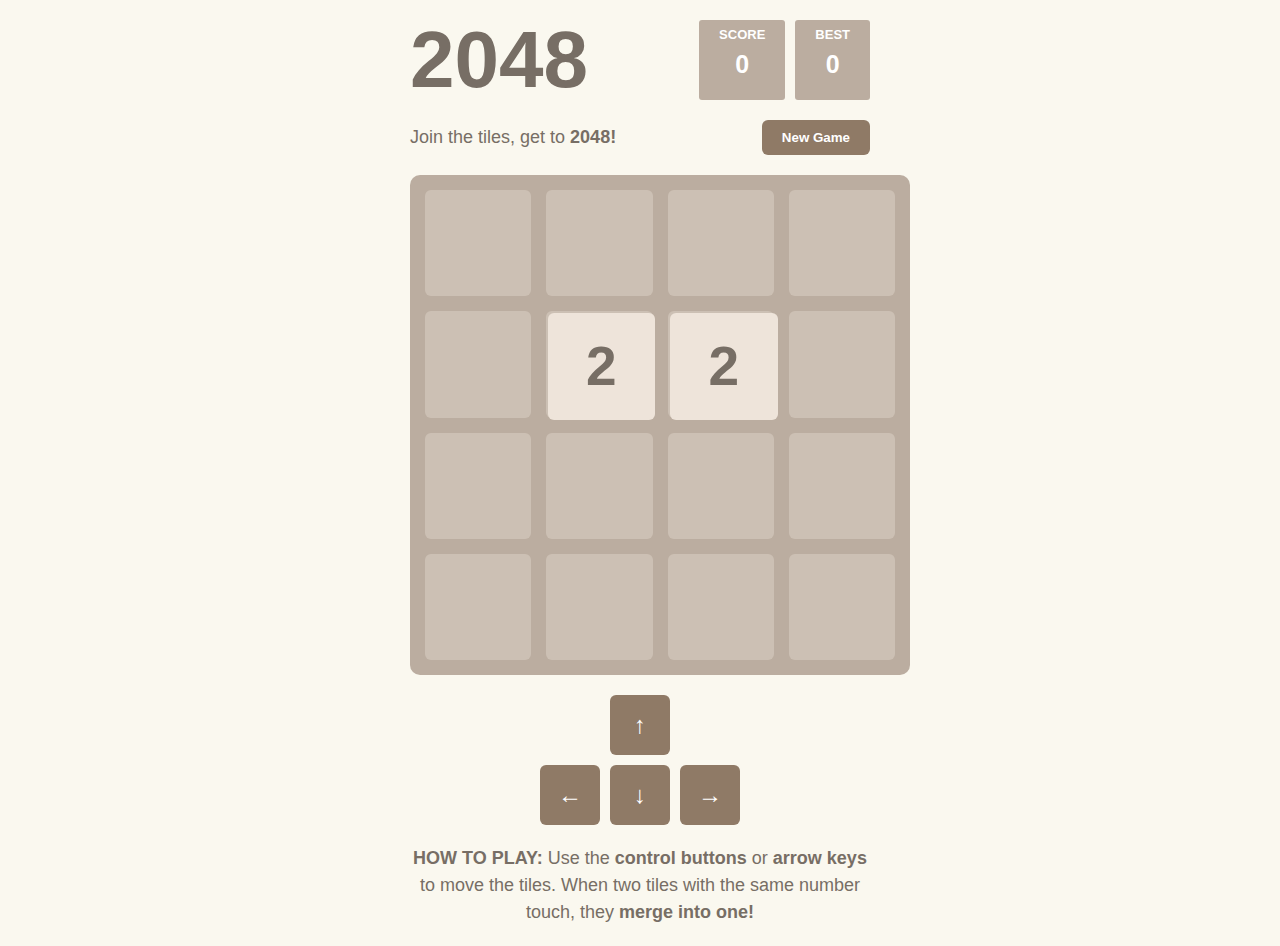
<file: index.html>
<!DOCTYPE html>
<html lang="en">
<head>
    <meta charset="UTF-8">
    <meta name="viewport" content="width=device-width, initial-scale=1.0">
    <title>2048 Game</title>
    <link rel="stylesheet" href="styles.css">
</head>
<body>
    <div class="container">
        <div class="header">
            <h1>2048</h1>
            <div class="scores">
                <div class="score-box">
                    <div class="score-title">SCORE</div>
                    <div class="score-value" id="score">0</div>
                </div>
                <div class="score-box">
                    <div class="score-title">BEST</div>
                    <div class="score-value" id="best-score">0</div>
                </div>
            </div>
        </div>
        
        <div class="game-intro">
            <p>Join the tiles, get to <strong>2048!</strong></p>
            <button id="new-game">New Game</button>
        </div>
        
        <div class="game-container">
            <div class="grid-container">
                <!-- Grid will be generated by JavaScript -->
            </div>
            <div class="game-over">
                <h2>Game Over!</h2>
                <button id="try-again">Try Again</button>
            </div>
            <div class="game-won">
                <h2>You Win!</h2>
                <button id="keep-going">Keep Going</button>
            </div>
        </div>
        
        <div class="controls">
            <div class="control-row">
                <button class="control-btn" id="up-btn">↑</button>
            </div>
            <div class="control-row">
                <button class="control-btn" id="left-btn">←</button>
                <button class="control-btn" id="down-btn">↓</button>
                <button class="control-btn" id="right-btn">→</button>
            </div>
        </div>
        
        <p class="game-explanation">
            <strong>HOW TO PLAY:</strong> Use the <strong>control buttons</strong> or <strong>arrow keys</strong> to move the tiles. When two tiles with the same number touch, they <strong>merge into one!</strong>
        </p>
    </div>
    
    <script src="game.js"></script>
</body>
</html>
</file>
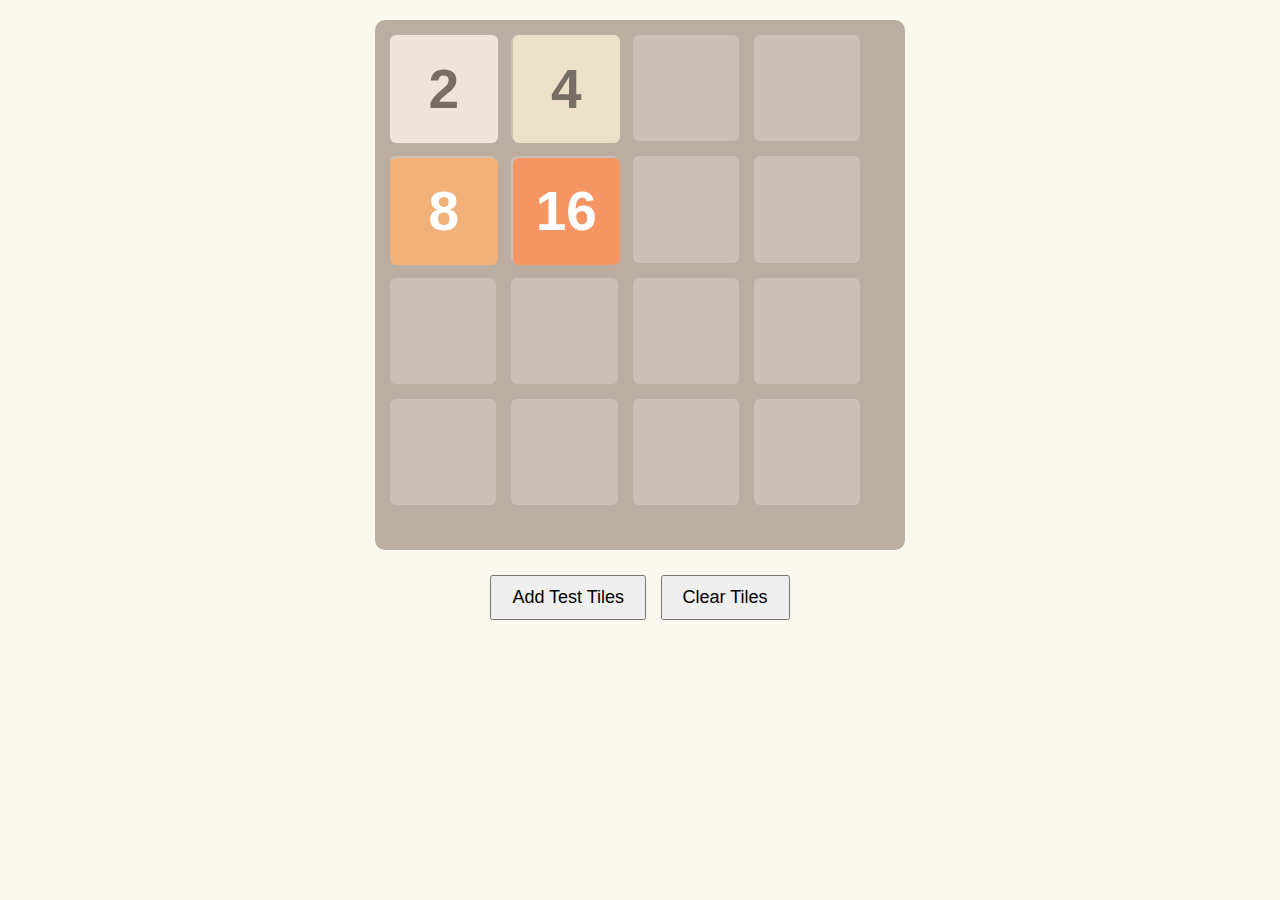
<file: test.html>
<!DOCTYPE html>
<html lang="en">
<head>
    <meta charset="UTF-8">
    <meta name="viewport" content="width=device-width, initial-scale=1.0">
    <title>2048 Test</title>
    <style>
        body {
            font-family: Arial, sans-serif;
            background: #faf8ef;
            margin: 0;
            padding: 20px;
        }
        .game-container {
            background: #bbada0;
            border-radius: 10px;
            padding: 15px;
            width: 500px;
            height: 500px;
            position: relative;
            margin: 0 auto;
        }
        .grid-container {
            position: relative;
            width: 470px;
            height: 470px;
            display: grid;
            grid-template-columns: repeat(4, 1fr);
            grid-gap: 15px;
        }
        .grid-cell {
            background: rgba(238, 228, 218, 0.35);
            border-radius: 6px;
        }
        .tile {
            position: absolute;
            width: 107.5px;
            height: 107.5px;
            background: #eee4da;
            border-radius: 6px;
            display: flex;
            align-items: center;
            justify-content: center;
            font-size: 55px;
            font-weight: bold;
            color: #776e65;
        }
        .tile-2 { background: #eee4da; }
        .tile-4 { background: #ede0c8; }
        .tile-8 { background: #f2b179; color: white; }
        .tile-16 { background: #f59563; color: white; }
        .controls {
            text-align: center;
            margin-top: 20px;
        }
        button {
            padding: 10px 20px;
            margin: 5px;
            font-size: 18px;
            cursor: pointer;
        }
    </style>
</head>
<body>
    <div class="game-container">
        <div class="grid-container" id="grid">
            <!-- Grid cells will be created by JS -->
        </div>
    </div>
    
    <div class="controls">
        <button onclick="testTiles()">Add Test Tiles</button>
        <button onclick="clearTiles()">Clear Tiles</button>
    </div>

    <script>
        const grid = document.getElementById('grid');
        
        // Create grid cells
        for (let i = 0; i < 16; i++) {
            const cell = document.createElement('div');
            cell.className = 'grid-cell';
            grid.appendChild(cell);
        }
        
        function testTiles() {
            clearTiles();
            
            // Create test tiles
            const tiles = [
                {value: 2, row: 0, col: 0},
                {value: 4, row: 0, col: 1},
                {value: 8, row: 1, col: 0},
                {value: 16, row: 1, col: 1}
            ];
            
            tiles.forEach(({value, row, col}) => {
                const tile = document.createElement('div');
                tile.className = `tile tile-${value}`;
                tile.textContent = value;
                
                const x = col * 122.5; // 107.5 + 15 gap
                const y = row * 122.5;
                tile.style.left = x + 'px';
                tile.style.top = y + 'px';
                
                grid.appendChild(tile);
            });
        }
        
        function clearTiles() {
            document.querySelectorAll('.tile').forEach(tile => tile.remove());
        }
        
        // Auto-test on load
        setTimeout(testTiles, 500);
    </script>
</body>
</html>
</file>
<file: styles.css>
/* Base Styles */
* {
    margin: 0;
    padding: 0;
    box-sizing: border-box;
    font-family: "Clear Sans", "Helvetica Neue", Arial, sans-serif;
}

body {
    background-color: #faf8ef;
    color: #776e65;
    line-height: 1.4;
    font-size: 18px;
}

.container {
    max-width: 500px;
    margin: 0 auto;
    padding: 20px;
}

/* Header Styles */
.header {
    display: flex;
    justify-content: space-between;
    margin-bottom: 20px;
}

h1 {
    font-size: 80px;
    font-weight: bold;
    margin: 0;
    line-height: 1;
    color: #776e65;
}

.scores {
    display: flex;
    gap: 10px;
}

.score-box {
    background: #bbada0;
    color: white;
    padding: 8px 20px;
    border-radius: 3px;
    text-align: center;
    min-width: 62px;
    position: relative;
}

.score-title {
    font-size: 13px;
    text-transform: uppercase;
    font-weight: bold;
    line-height: 13px;
}

.score-value {
    font-size: 25px;
    font-weight: bold;
    line-height: 47px;
}

/* Game Intro */
.game-intro {
    display: flex;
    justify-content: space-between;
    align-items: center;
    margin-bottom: 20px;
}

button {
    background: #8f7a66;
    color: white;
    border: none;
    border-radius: 6px;
    padding: 10px 20px;
    font-weight: bold;
    cursor: pointer;
    transition: all 0.2s;
}

button:hover {
    background: #9f8b77;
}

/* Game Container */
.game-container {
    background: #bbada0;
    border-radius: 10px;
    padding: 15px;
    position: relative;
    margin-bottom: 20px;
    width: 500px;
    height: 500px;
}

.grid-container {
    position: relative;
    width: 470px;
    height: 470px;
    z-index: 1;
    display: grid;
    grid-template-columns: repeat(4, 1fr);
    grid-gap: 15px;
}

.grid-cell {
    background: rgba(238, 228, 218, 0.35);
    border-radius: 6px;
    aspect-ratio: 1;
}

.tile {
    position: absolute !important;
    width: 107.5px !important;
    height: 107.5px !important;
    display: flex !important;
    justify-content: center !important;
    align-items: center !important;
    font-size: 55px !important;
    font-weight: bold !important;
    border-radius: 6px !important;
    transition: all 0.15s ease-in-out !important;
    z-index: 100 !important;
    opacity: 1 !important;
    visibility: visible !important;
}

/* All tile colors are now handled dynamically by JavaScript */

/* Animations */
@keyframes appear {
    0% {
        opacity: 0;
        transform: scale(0);
    }
    100% {
        opacity: 1;
        transform: scale(1);
    }
}

@keyframes pop {
    0% { transform: scale(0.8); }
    50% { transform: scale(1.1); }
    100% { transform: scale(1); }
}

.tile-new {
    animation: appear 0.2s ease-in-out;
}

.tile-merged {
    z-index: 3;
    animation: pop 0.15s ease-in-out;
}

/* Game Over & Win Screens */
.game-over,
.game-won {
    position: absolute;
    top: 0;
    left: 0;
    width: 100%;
    height: 100%;
    background: rgba(238, 228, 218, 0.73);
    display: flex;
    flex-direction: column;
    align-items: center;
    justify-content: center;
    z-index: 10;
    display: none;
}

.game-over h2,
.game-won h2 {
    font-size: 60px;
    margin-bottom: 20px;
    color: #776e65;
}

/* Control Buttons */
.controls {
    display: flex;
    flex-direction: column;
    align-items: center;
    margin-bottom: 20px;
    gap: 10px;
}

.control-row {
    display: flex;
    gap: 10px;
}

.control-btn {
    width: 60px;
    height: 60px;
    background: #8f7a66;
    color: white;
    border: none;
    border-radius: 6px;
    font-size: 24px;
    font-weight: bold;
    cursor: pointer;
    transition: all 0.2s;
    display: flex;
    align-items: center;
    justify-content: center;
}

.control-btn:hover {
    background: #9f8b77;
    transform: scale(1.05);
}

.control-btn:active {
    transform: scale(0.95);
}

/* Game Explanation */
.game-explanation {
    text-align: center;
    font-size: 18px;
    line-height: 1.5;
    color: #776e65;
}

/* Responsive Design */
@media (max-width: 520px) {
    .container {
        padding: 10px;
    }
    
    h1 {
        font-size: 50px;
    }
    
    .score-box {
        min-width: 60px;
        padding: 8px 10px;
    }
    
    .tile {
        font-size: 28px;
    }
    
    .tile-128, .tile-256, .tile-512 {
        font-size: 24px;
    }
    
    .tile-1024, .tile-2048 {
        font-size: 20px;
    }
}
</file>
